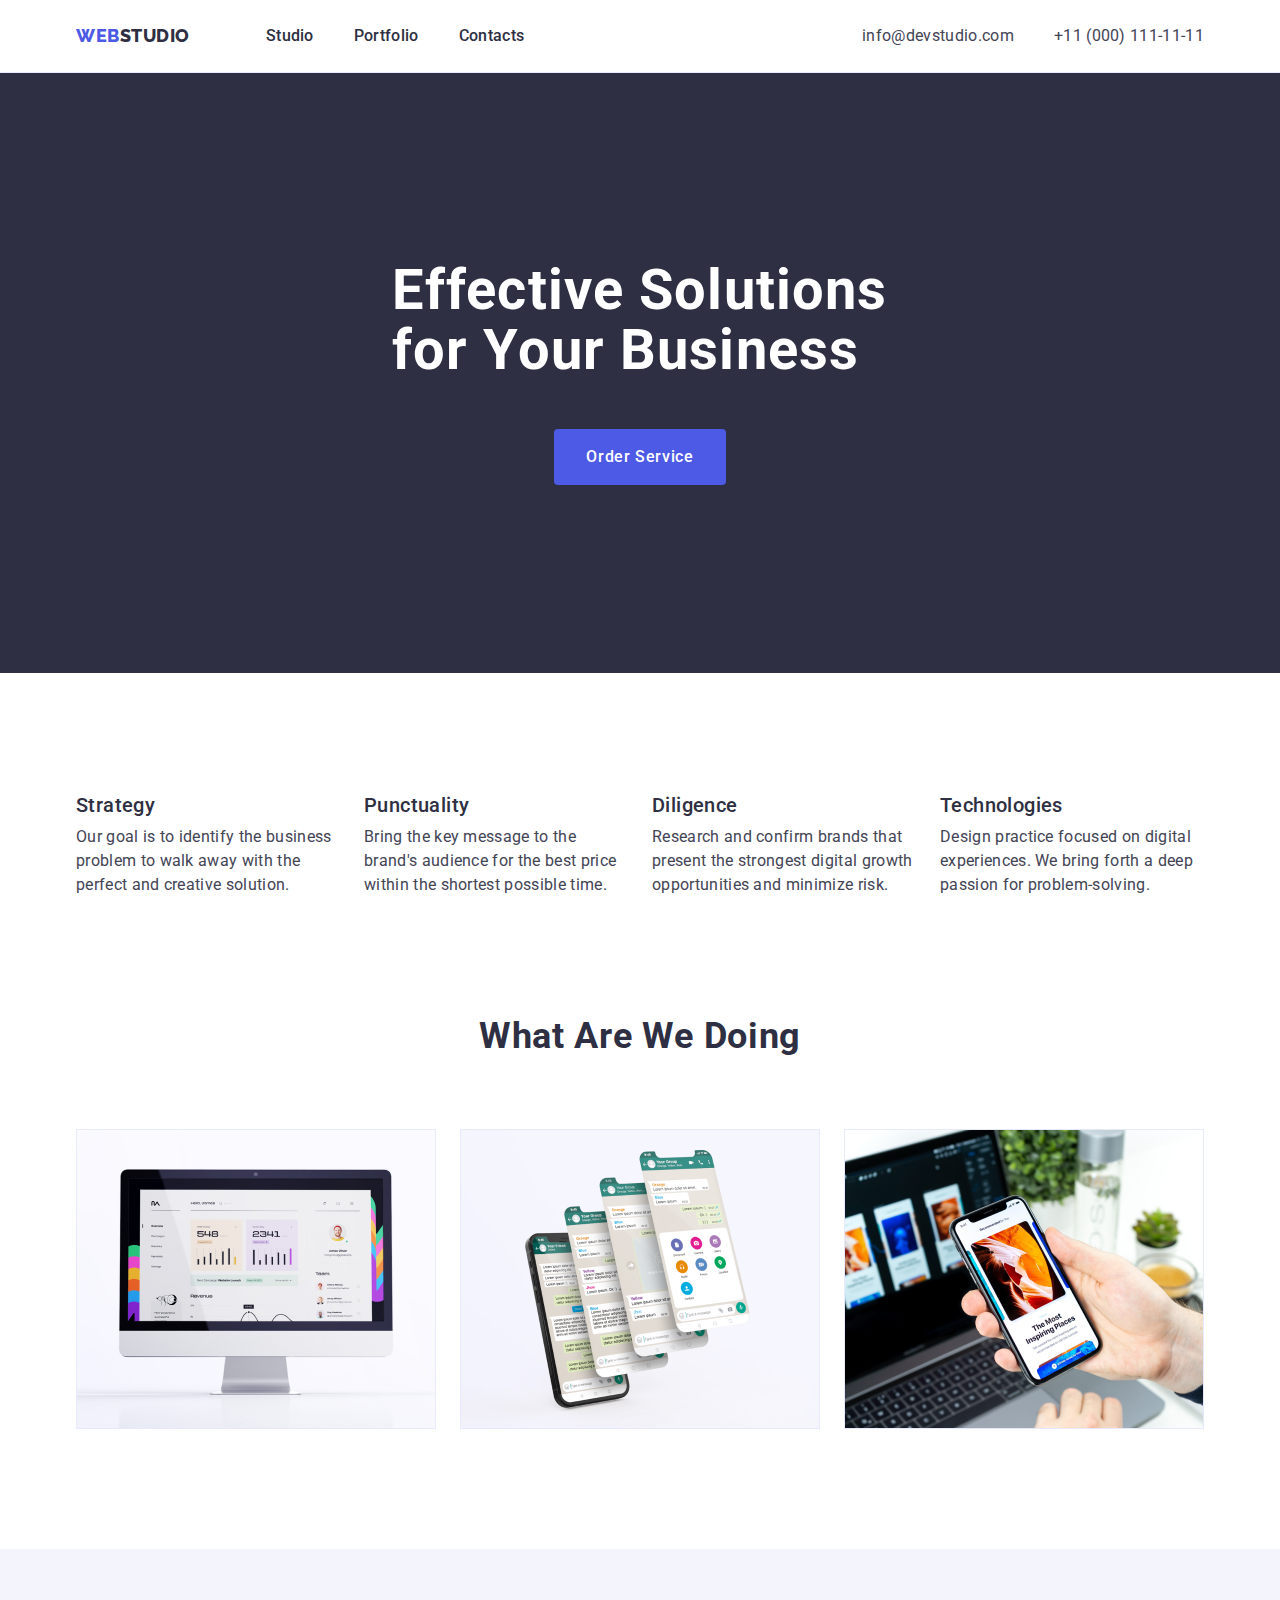
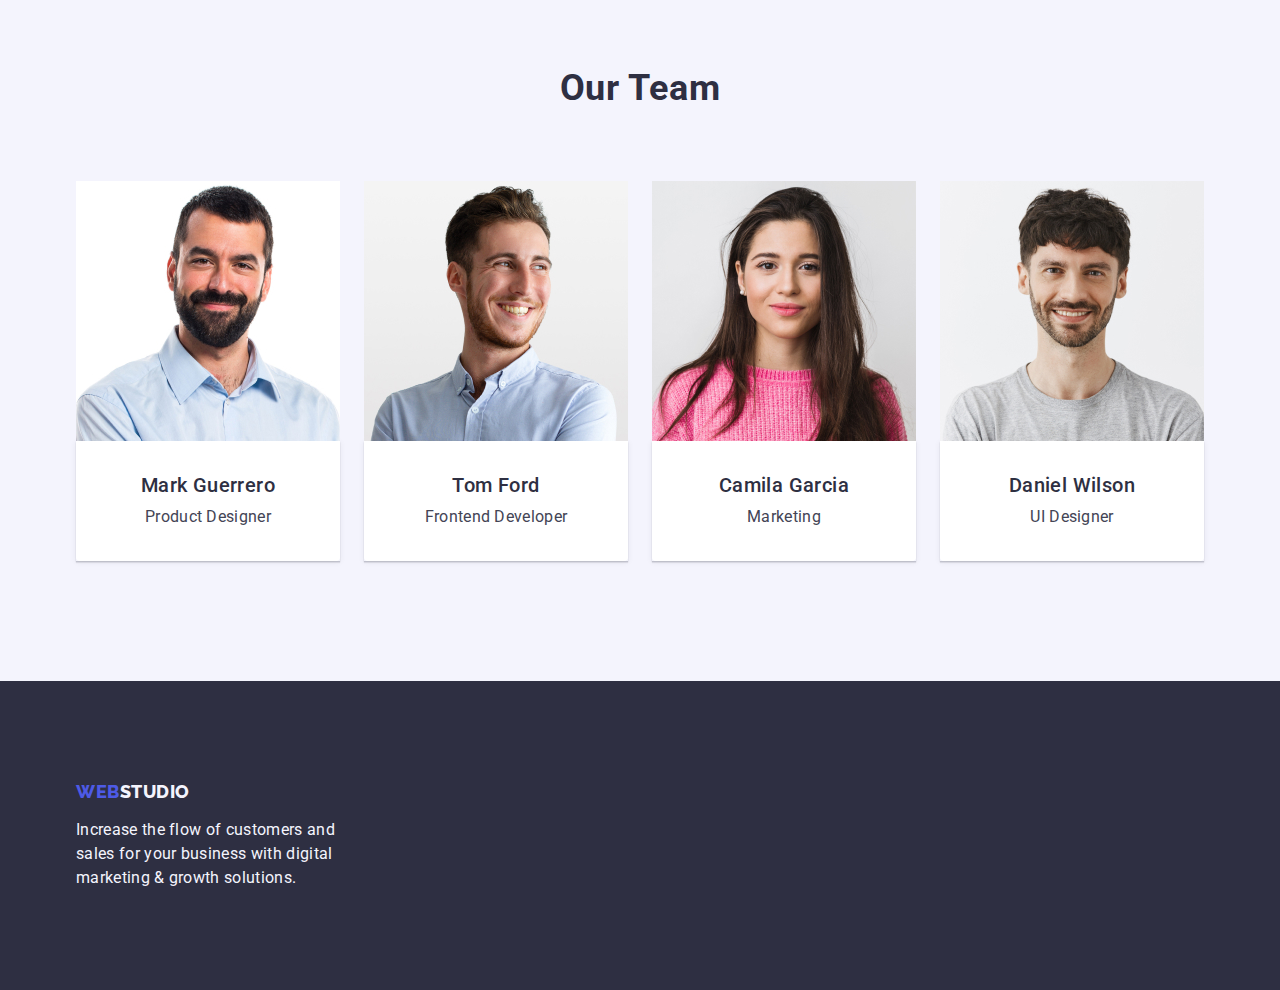
<file: index.html>
<!DOCTYPE html>
<html lang="en">
  <head>
    <meta charset="UTF-8" />
    <meta http-equiv="X-UA-Compatible" content="IE=edge" />
    <meta name="viewport" content="width=device-width, initial-scale=1.0" />
    <title>Main Page</title>
    <link rel="preconnect" href="https://fonts.googleapis.com" />
    <link rel="preconnect" href="https://fonts.gstatic.com" crossorigin />
    <link
      href="https://fonts.googleapis.com/css2?family=Raleway:wght@800&family=Roboto:wght@400;500;700;900&display=swap"
      rel="stylesheet"
    />
    <link
      rel="stylesheet"
      href="https://cdnjs.cloudflare.com/ajax/libs/modern-normalize/1.1.0/modern-normalize.min.css"
    />
    <link rel="stylesheet" href="./css/styles.css" />
  </head>
  <body>
    <!-- Page header -->
    <header class="page-header">
      <div class="page-header-container container">
        <nav class="header-navigation">
          <a class="logo-header link" href="./index.html"
            >WEB<span class="span-logo logo link">Studio</span></a
          >
          <ul class="menu-list list">
            <li class="menu-item">
              <a class="menu-link link" href="./index.html"> Studio</a>
            </li>
            <li class="menu-item">
              <a class="menu-link link" href="./portfolio.html">Portfolio</a>
            </li>
            <li class="menu-item">
              <a class="menu-link link" href="" target="_blank">Contacts</a>
            </li>
          </ul>
        </nav>
        <!-- Contacts -->
        <address class="address">
          <ul class="address-list list">
            <li class="address-item">
              <a class="address-link link" href="mailto:info@devstudio.com"
                >info@devstudio.com</a
              >
            </li>
            <li class="address-item">
              <a class="address-link link" href="tel:+110001111111"
                >+11 (000) 111-11-11</a
              >
            </li>
          </ul>
        </address>
      </div>
    </header>
    <!-- Page main -->
    <main>
      <!-- Hero -->
      <section class="section-hero">
        <div class="section-hero-container container">
          <h1 class="main-title">Effective Solutions for Your Business</h1>
          <button class="order-service-btn" type="button">Order Service</button>
        </div>
      </section>

      <!-- Features -->
      <section class="section-features section">
        <div class="section-features-container container">
          <h2 class="section-title visually-hidden">Features</h2>
          <ul class="features-list list">
            <li class="features-item">
              <h3 class="title-item">Strategy</h3>
              <p class="paragraph">
                Our goal is to identify the business problem to walk away with
                the perfect and creative solution.
              </p>
            </li>
            <li class="features-item">
              <h3 class="title-item">Punctuality</h3>
              <p class="paragraph">
                Bring the key message to the brand's audience for the best price
                within the shortest possible time.
              </p>
            </li>
            <li class="features-item">
              <h3 class="title-item">Diligence</h3>
              <p class="paragraph">
                Research and confirm brands that present the strongest digital
                growth opportunities and minimize risk.
              </p>
            </li>
            <li class="features-item">
              <h3 class="title-item">Technologies</h3>
              <p class="paragraph">
                Design practice focused on digital experiences. We bring forth a
                deep passion for problem-solving.
              </p>
            </li>
          </ul>
        </div>
      </section>

      <!-- What are we doing -->
      <section class="section-services section">
        <div class="container">
          <h2 class="section-title">What are we doing</h2>
          <ul class="services-list list">
            <li class="services-item">
              <img
                class="services-img"
                src="./images/computer.jpg"
                alt="Desktop app"
                width="360"
                height="300"
              />
            </li>
            <li class="services-item">
              <img
                class="services-img"
                src="./images/mobile-phones.jpg"
                alt="Mobile app"
                width="360"
                height="300"
              />
            </li>
            <li class="services-item">
              <img
                class="services-img"
                src="./images/gadgets.jpg"
                alt="Design solutions"
                width="360"
                height="300"
              />
            </li>
          </ul>
        </div>
      </section>

      <!-- Our Team -->
      <section class="section-team section">
        <div class="container">
          <h2 class="section-title">Our Team</h2>
          <ul class="team-list list text-centr">
            <li class="team-item">
              <img
                class="team-img"
                src="./images/mark-guerrero.jpg"
                alt="Mark Guerrero"
                width="264"
                height="260"
              />
              <div class="team-img-content">
                <h3 class="title-item">Mark Guerrero</h3>
                <p class="paragraph">Product Designer</p>
              </div>
            </li>
            <li class="team-item">
              <img
                class="team-img"
                src="./images/tom-ford.jpg"
                alt="Tom Ford"
                width="264"
                height="260"
              />
              <div class="team-img-content">
                <h3 class="title-item">Tom Ford</h3>
                <p class="paragraph">Frontend Developer</p>
              </div>
            </li>
            <li class="team-item">
              <img
                class="team-img"
                src="./images/camila-garcia.jpg"
                alt="Camila Garcia"
                width="264"
                height="260"
              />
              <div class="team-img-content">
                <h3 class="title-item">Camila Garcia</h3>
                <p class="paragraph">Marketing</p>
              </div>
            </li>
            <li class="team-item">
              <img
                class="team-img"
                src="./images/danielwilson.jpg"
                alt="Daniel Wilson"
                width="264"
                height="260"
              />
              <div class="team-img-content">
                <h3 class="title-item">Daniel Wilson</h3>
                <p class="paragraph">UI Designer</p>
              </div>
            </li>
          </ul>
        </div>
      </section>
    </main>
    <!-- Page footer -->
    <footer class="page-footer">
      <div class="container">
        <a class="logo-footer link" href="./index.html"
          >WEB<span class="span-logo light-logo link">Studio</span></a
        >
        <p class="paragraph paragraph-footer light-logo">
          Increase the flow of customers and sales for your business with
          digital marketing & growth solutions.
        </p>
      </div>
    </footer>
  </body>
</html>
</file>
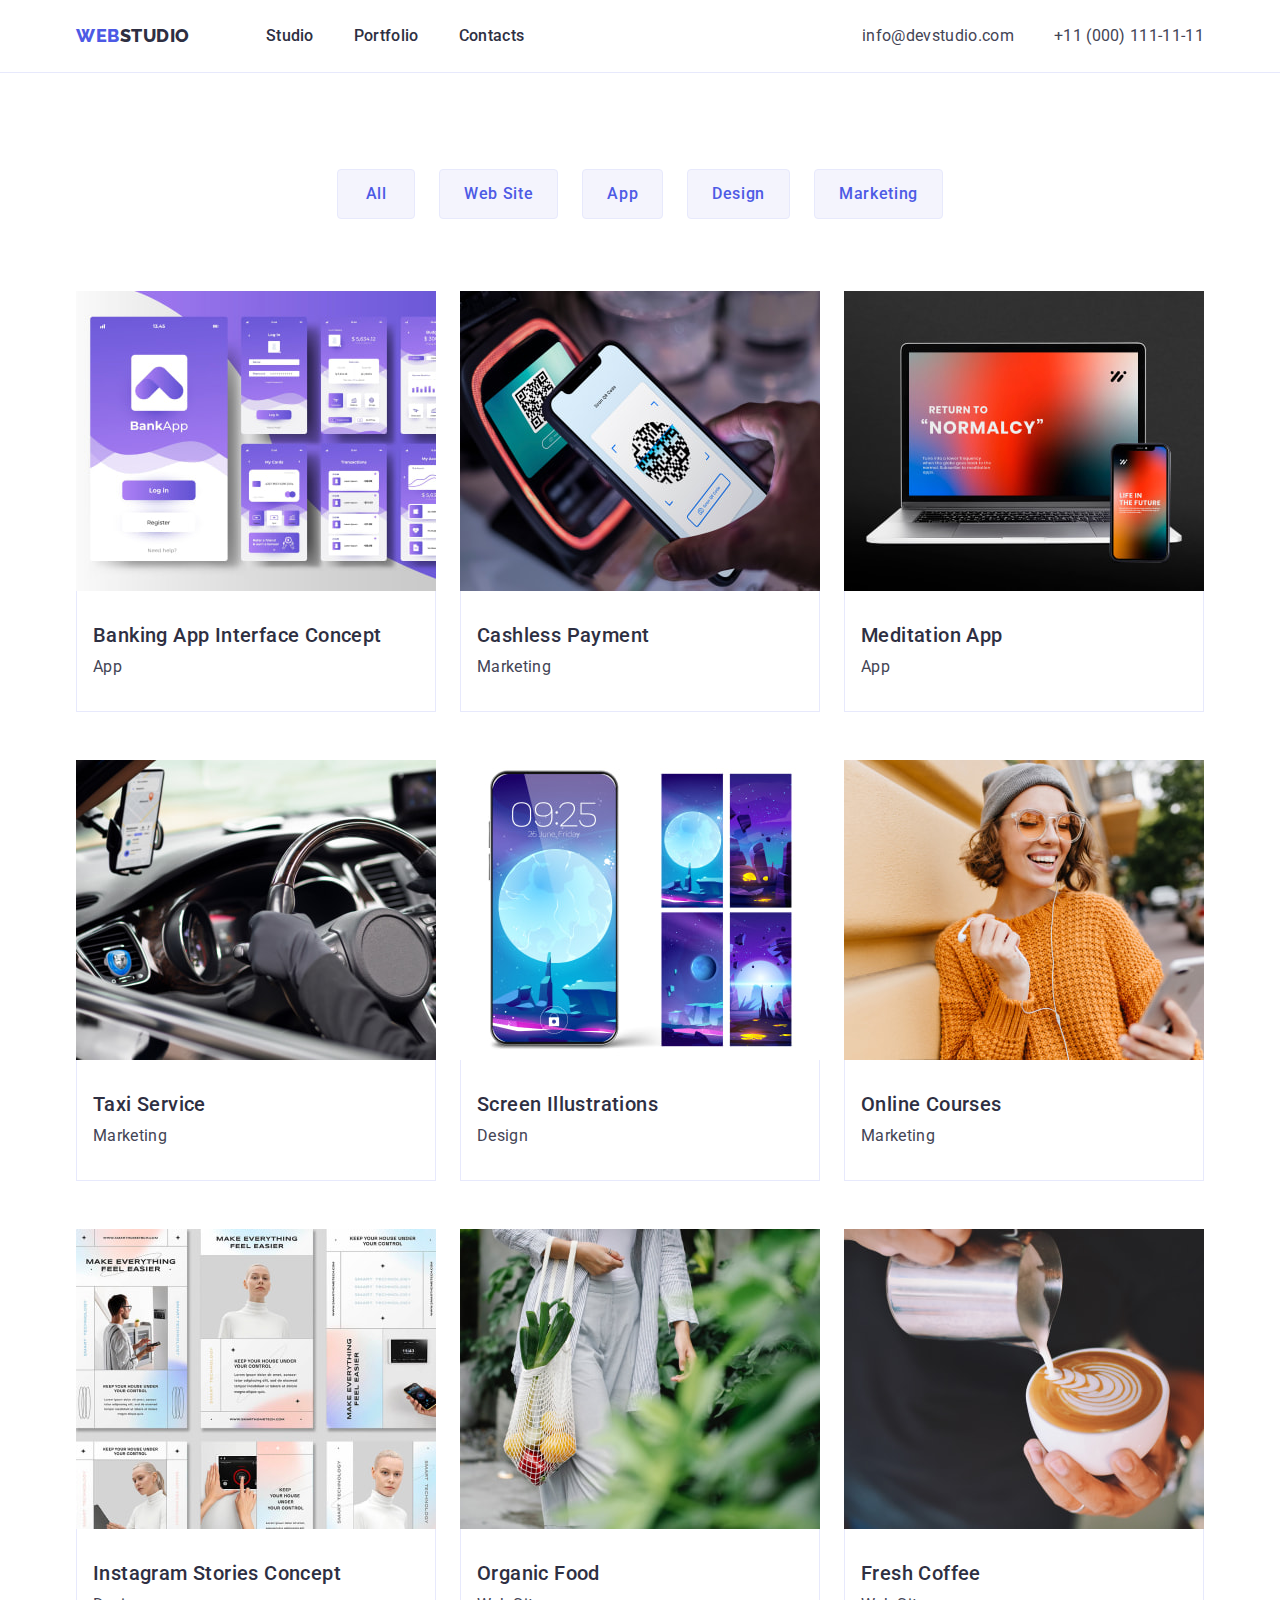
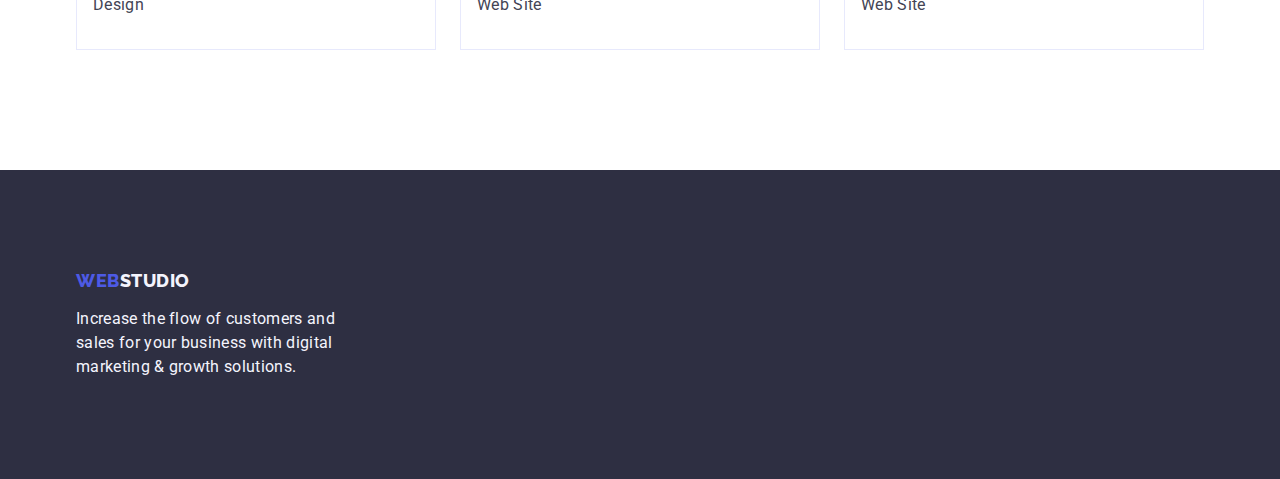
<file: portfolio.html>
<!DOCTYPE html>
<html lang="en">
  <head>
    <meta charset="UTF-8" />
    <meta http-equiv="X-UA-Compatible" content="IE=edge" />
    <meta name="viewport" content="width=device-width, initial-scale=1.0" />
    <title>Portfolio</title>
    <link rel="preconnect" href="https://fonts.googleapis.com" />
    <link rel="preconnect" href="https://fonts.gstatic.com" crossorigin />
    <link
      href="https://fonts.googleapis.com/css2?family=Raleway:wght@800&family=Roboto:wght@400;500;700;900&display=swap"
      rel="stylesheet"
    />
    <link
      rel="stylesheet"
      href="https://cdnjs.cloudflare.com/ajax/libs/modern-normalize/1.1.0/modern-normalize.min.css"
    />
    <link rel="stylesheet" href="./css/styles.css" />
  </head>
  <body>
    <!-- Page header -->
    <header class="page-header">
      <div class="page-header-container container">
        <nav class="header-navigation">
          <a class="logo-header link" href="./index.html"
            >WEB<span class="span-logo logo link">Studio</span></a
          >
          <ul class="menu-list list">
            <li class="menu-item">
              <a class="menu-link link" href="./index.html"> Studio</a>
            </li>
            <li class="menu-item">
              <a class="menu-link link" href="./portfolio.html">Portfolio</a>
            </li>
            <li class="menu-item">
              <a class="menu-link link" href="" target="_blank">Contacts</a>
            </li>
          </ul>
        </nav>
        <!-- Contacts -->
        <address class="address">
          <ul class="address-list list">
            <li class="address-item">
              <a class="address-link link" href="mailto:info@devstudio.com"
                >info@devstudio.com</a
              >
            </li>
            <li class="address-item">
              <a class="address-link link" href="tel:+110001111111"
                >+11 (000) 111-11-11</a
              >
            </li>
          </ul>
        </address>
      </div>
    </header>

    <!-- Page main -->
    <!-- Portfolio -->
    <main>
      <section class="section-portfolio">
        <div class="container">
          <h1 class="main-title visually-hidden">Portfolio</h1>
          <ul class="portfolio-list-btn list">
            <li class="portfolio-item-btn">
              <button class="filter-btn" type="button">All</button>
            </li>
            <li class="portfolio-item-btn">
              <button class="filter-btn" type="button">Web Site</button>
            </li>
            <li class="portfolio-item-btn">
              <button class="filter-btn" type="button">App</button>
            </li>
            <li class="portfolio-item-btn">
              <button class="filter-btn" type="button">Design</button>
            </li>
            <li class="portfolio-item-btn">
              <button class="filter-btn" type="button">Marketing</button>
            </li>
          </ul>

          <ul class="portfolio-list list">
            <li class="portfolio-item">
              <a class="portfolio-link link" href="" target="_blank">
                <img
                  class="portfolio-img"
                  src="./images/portfolio/banking-app.jpg"
                  alt="Banking App Interface Concept"
                  width="360"
                  height="300"
                />
                <div class="portfolio-item-content">
                  <h2 class="portfolio-title-item">
                    Banking App Interface Concept
                  </h2>
                  <p class="paragraph">App</p>
                </div>
              </a>
            </li>
            <li class="portfolio-item">
              <a class="portfolio-link link" href="" target="_blank">
                <img
                  class="portfolio-img"
                  src="./images/portfolio/cashless-payment.jpg"
                  alt="Cashless Payment"
                  width="360"
                  height="300"
                />
                <div class="portfolio-item-content">
                  <h2 class="portfolio-title-item">Cashless Payment</h2>
                  <p class="paragraph">Marketing</p>
                </div>
              </a>
            </li>
            <li class="portfolio-item">
              <a class="portfolio-link link" href="" target="_blank">
                <img
                  class="portfolio-img"
                  src="./images/portfolio/meditation-app.jpg"
                  alt="Meditation App"
                  width="360"
                  height="300"
                />
                <div class="portfolio-item-content">
                  <h2 class="portfolio-title-item">Meditation App</h2>
                  <p class="paragraph">App</p>
                </div>
              </a>
            </li>
            <li class="portfolio-item">
              <a class="portfolio-link link" href="" target="_blank">
                <img
                  class="portfolio-img"
                  src="./images/portfolio/taxi-service.jpg"
                  alt="Taxi Service"
                  width="360"
                  height="300"
                />
                <div class="portfolio-item-content">
                  <h2 class="portfolio-title-item">Taxi Service</h2>
                  <p class="paragraph">Marketing</p>
                </div>
              </a>
            </li>
            <li class="portfolio-item">
              <a class="portfolio-link link" href="" target="_blank">
                <img
                  class="portfolio-img"
                  src="./images/portfolio/screen-illustrations.jpg"
                  alt="Screen Illustrations"
                  width="360"
                  height="300"
                />
                <div class="portfolio-item-content">
                  <h2 class="portfolio-title-item">Screen Illustrations</h2>
                  <p class="paragraph">Design</p>
                </div>
              </a>
            </li>
            <li class="portfolio-item">
              <a class="portfolio-link link" href="" target="_blank">
                <img
                  class="portfolio-img"
                  src="./images/portfolio/online-courses.jpg"
                  alt="Online Courses"
                  width="360"
                  height="300"
                />
                <div class="portfolio-item-content">
                  <h2 class="portfolio-title-item">Online Courses</h2>
                  <p class="paragraph">Marketing</p>
                </div>
              </a>
            </li>
            <li class="portfolio-item">
              <a class="portfolio-link link" href="" target="_blank">
                <img
                  class="portfolio-img"
                  src="./images/portfolio/instagram.jpg"
                  alt="Instagram Stories Concept"
                  width="360"
                  height="300"
                />
                <div class="portfolio-item-content">
                  <h2 class="portfolio-title-item">
                    Instagram Stories Concept
                  </h2>
                  <p class="paragraph">Design</p>
                </div>
              </a>
            </li>
            <li class="portfolio-item">
              <a class="portfolio-link link" href="" target="_blank">
                <img
                  class="portfolio-img"
                  src="./images/portfolio/organic-food.jpg"
                  alt="Organic Food"
                  width="360"
                  height="300"
                />
                <div class="portfolio-item-content">
                  <h2 class="portfolio-title-item">Organic Food</h2>
                  <p class="paragraph">Web Site</p>
                </div>
              </a>
            </li>
            <li class="portfolio-item">
              <a class="portfolio-link link" href="" target="_blank">
                <img
                  class="portfolio-img"
                  src="./images/portfolio/coffee.jpg"
                  alt="Fresh Coffee"
                  width="360"
                  height="300"
                />
                <div class="portfolio-item-content">
                  <h2 class="portfolio-title-item">Fresh Coffee</h2>
                  <p class="paragraph">Web Site</p>
                </div>
              </a>
            </li>
          </ul>
        </div>
      </section>
    </main>

    <!-- Page footer -->
    <footer class="page-footer">
      <div class="container">
        <a class="logo-footer link" href="./index.html"
          >WEB<span class="span-logo light-logo link">Studio</span></a
        >
        <p class="paragraph paragraph-footer light-logo">
          Increase the flow of customers and sales for your business with
          digital marketing & growth solutions.
        </p>
      </div>
    </footer>
  </body>
</html>
</file>
<file: css/styles.css>
*,
*::before,
*::after {
  box-sizing: border-box;
}
:root {
  --dark: #2e2f42;
  --text: #434455;
  --light: #f4f4fd;
  --main-color: #ffffff;
  --primary-brand: #4d5ae5;
  --pressed-state: #404bbf;
}
body {
  background-color: var(--main-color);
  font-family: 'Roboto', sans-serif;
  color: var(--text);
}

.list {
  list-style: none;
}
.link {
  text-decoration: none;
}
h1,
h2,
h3,
h4,
p {
  margin-top: 0;
  margin-bottom: 0;
}
ul {
  margin-top: 0;
  margin-bottom: 0;
  padding-left: 0;
}
img {
  display: block;
}
.visually-hidden {
  position: absolute;
  white-space: nowrap;
  width: 1px;
  height: 1px;
  overflow: hidden;
  border: 0;
  padding: 0;
  clip: rect(0 0 0 0);
  clip-path: inset(50%);
  margin: -1px;
}

.container {
  width: 1158px;
  margin-left: auto;
  margin-right: auto;
  padding-left: 15px;
  padding-right: 15px;
}
.section {
  padding-top: 120px;
  padding-bottom: 120px;
}
.page-header {
  border-bottom: 1px solid #e7e9fc;
}
.page-header-container {
  display: flex;
  align-items: center;
}

.header-navigation {
  display: flex;
  align-items: center;
}
.logo-header {
  font-family: 'Raleway', sans-serif;
  font-style: normal;
  font-weight: 800;
  font-size: 18px;
  line-height: 1.17;
  letter-spacing: 0.03em;
  text-transform: uppercase;
  color: var(--primary-brand);
  margin-right: 76px;
}
.logo {
  font-family: 'Raleway', sans-serif;
  font-style: normal;
  font-weight: 800;
  font-size: 18px;
  line-height: 1.17;
  letter-spacing: 0.03em;
  text-transform: uppercase;
  color: var(--primary-brand);
}
.span-logo {
  color: var(--dark);
}
.menu-list {
  display: flex;
}
.menu-item:not(:last-child) {
  margin-right: 40px;
}

.menu-link {
  display: block;
  padding-top: 24px;
  padding-bottom: 24px;
  font-style: normal;
  font-weight: 500;
  font-size: 16px;
  line-height: 1.5;
  letter-spacing: 0.02em;
  color: var(--dark);
}
.menu-link:hover,
.menu-link:focus {
  color: var(--pressed-state);
}
.address {
  font-style: normal;
  margin-left: auto;
}
.address-list {
  display: flex;
  margin-left: auto;
}
.address-item:not(:last-child) {
  margin-right: 40px;
}
.address-link {
  font-style: normal;
  font-weight: 400;
  font-size: 16px;
  line-height: 1.5;
  letter-spacing: 0.02em;
  color: var(--text);
}
.address-link:hover,
.address-link:focus {
  color: var(--pressed-state);
}
.section-hero-container {
  display: flex;
  flex-direction: column;
}
.section-hero {
  background-color: var(--dark);
  padding-top: 188px;
  padding-bottom: 188px;
}
.main-title {
  display: block;
  max-width: 496px;
  padding-top: 0;
  font-style: normal;
  font-weight: 700;
  font-size: 56px;
  line-height: 1.07;
  letter-spacing: 0.02em;
  color: var(--main-color);
  margin-left: auto;
  margin-right: auto;
}
.order-service-btn {
  padding: 16px 32px;
  min-width: 169px;
  height: 56px;
  text-align: center;
  font-family: 'Roboto', sans-serif;
  font-style: normal;
  font-weight: 500;
  font-size: 16px;
  line-height: 1.5;
  letter-spacing: 0.04em;
  background: var(--primary-brand);
  color: var(--main-color);
  border: 1px solid #000000;
  border: none;
  border-radius: 4px;
  cursor: pointer;
  margin-top: 48px;
  margin-left: auto;
  margin-right: auto;
}

.order-service-btn:hover,
.order-service-btn:focus {
  background-color: var(--pressed-state);
}
.section-title {
  font-style: normal;
  font-weight: 700;
  font-size: 36px;
  line-height: 1.11;
  letter-spacing: 0.02em;
  color: var(--dark);
  text-align: center;
  text-transform: capitalize;
  margin-bottom: 72px;
}
.features-list {
  display: flex;
}
.features-item {
  flex-basis: calc((100% - 72px) / 4);
}
.features-item:not(:last-child) {
  margin-right: 24px;
}
.section-features-container {
  padding-bottom: 0;
}
.services-list {
  display: flex;
}
.section-services {
  padding-top: 0;
}
.services-item {
  flex-basis: calc((100% - 48px) / 3);
}
.services-item:not(:last-child) {
  margin-right: 24px;
}

.team-list {
  display: flex;
}
.team-item {
  flex-basis: calc((100% - 72px) / 4);
  border-radius: 0px 0px 4px 4px;
}

.team-item:not(:last-child) {
  margin-right: 24px;
}
.team-img-content {
  padding: 32px 16px;
  box-shadow: 0px 1px 6px rgba(46, 47, 66, 0.08),
    0px 1px 1px rgba(46, 47, 66, 0.16), 0px 2px 1px rgba(46, 47, 66, 0.08);
}
.text-centr {
  text-align: center;
}
.title-item {
  font-style: normal;
  font-weight: 500;
  font-size: 20px;
  line-height: 1.2;
  letter-spacing: 0.02em;
  color: var(--dark);
  margin-bottom: 8px;
}
.paragraph {
  font-style: normal;
  font-weight: 400;
  font-size: 16px;
  line-height: 1.5;
  letter-spacing: 0.02em;
  color: var(--text);
}
.section-team {
  background-color: var(--light);
}
.team-item {
  background-color: var(--main-color);
}
.page-footer {
  background-color: var(--dark);
  padding-top: 100px;
  padding-bottom: 100px;
}
.light-logo {
  color: var(--light);
}
.section-portfolio {
  padding-top: 96px;
  padding-bottom: 120px;
}
.portfolio-list-btn {
  display: flex;
  justify-content: center;
  gap: 24px;
  margin-bottom: 72px;
}
.filter-btn {
  display: inline-block;
  font-family: 'Roboto', sans-serif;
  font-style: normal;
  font-weight: 500;
  font-size: 16px;
  line-height: 1.5;
  letter-spacing: 0.04em;
  color: var(--primary-brand);
  background: var(--light);
  border: 1px solid #e7e9fc;
  cursor: pointer;
  padding: 12px 24px;
  min-width: 78px;
  border: 1px solid #e7e9fc;
  border-radius: 4px;
}
.portfolio-list {
  display: flex;
  column-gap: 24px;
  row-gap: 48px;

  flex-wrap: wrap;
}
.portfolio-item {
  flex-basis: calc((100% - 48px) / 3);
}
.portfolio-title-item {
  font-style: normal;
  font-weight: 500;
  font-size: 20px;
  line-height: 1.2;
  letter-spacing: 0.02em;
  color: var(--dark);
}
.filter-btn:hover,
.filter-btn:focus {
  color: var(--main-color);
  background-color: var(--pressed-state);
  border: 1px solid transparent;
}
.portfolio-item-content {
  padding: 32px 16px;
  border: 1px solid #e7e9fc;
  border-top: none;
}
.portfolio-title-item {
  margin-bottom: 8px;
}
.logo-footer {
  display: inline-block;
  font-family: 'Raleway', sans-serif;
  font-style: normal;
  font-weight: 800;
  font-size: 18px;
  line-height: 1.17;
  letter-spacing: 0.03em;
  text-transform: uppercase;
  color: var(--primary-brand);
  margin-right: 76px;
  margin-bottom: 16px;
}
.paragraph-footer {
  width: 25%;
}
</file>
